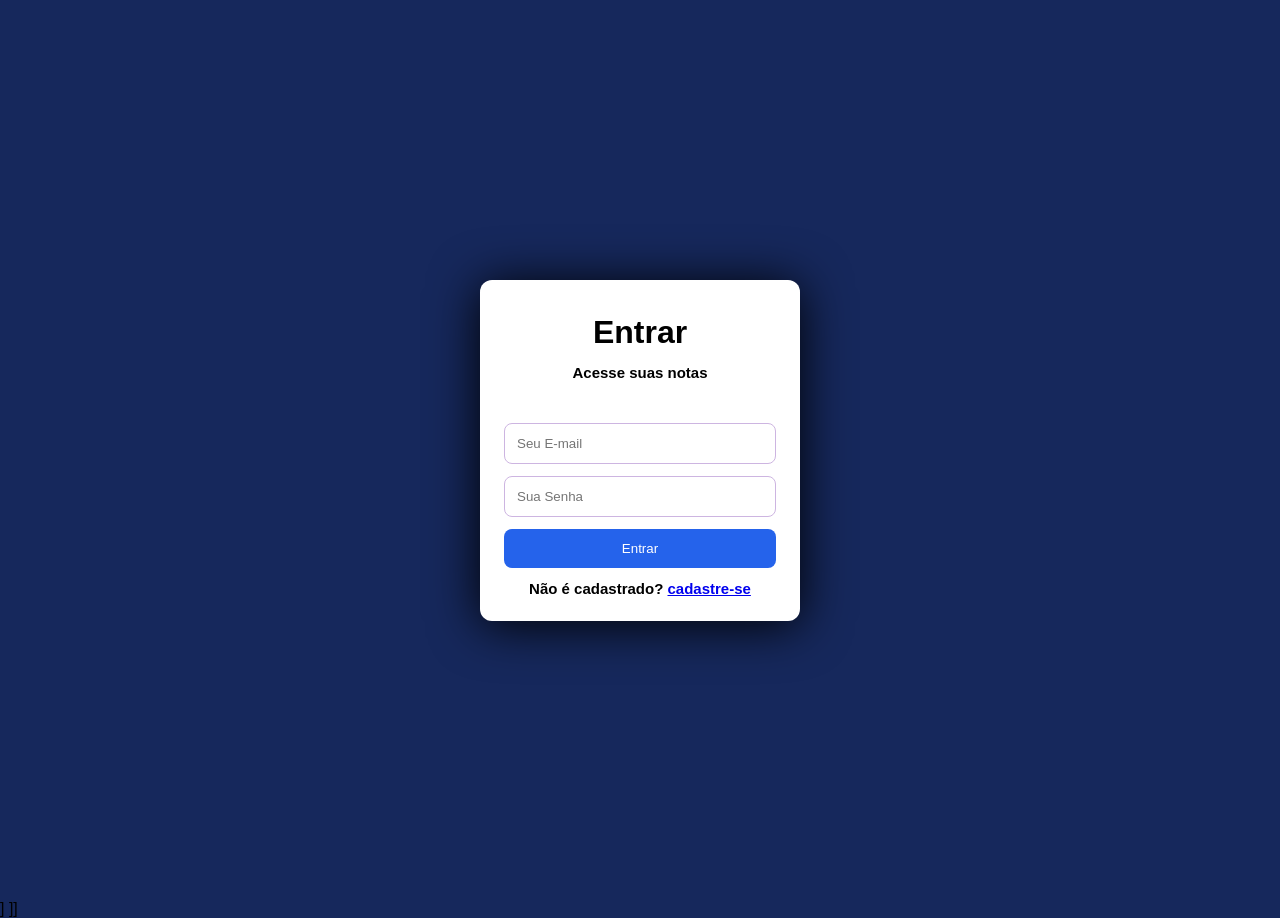
<file: index.html>
<!DOCTYPE html>
<html lang="pt-br">
<head>
    <meta charset="UTF-8">
    <meta name="viewport" content="width=device-width, initial-scale=1.0">
    <link rel="stylesheet" href="./Style/Home.css">
    <title>Login</title>
</head>
<body>
    <div class="container">
        <form id="loginform" class="login-box">
            <h1>Entrar</h1>
            <h2>Acesse suas notas</h2>
            <p id="error" class="error"></p>

            <input type="email" id="email" placeholder="Seu E-mail">
            <input type="password" id="senha" placeholder="Sua Senha">

            <button type="submit">Entrar</button>
            <h2>Não é cadastrado? <a href="cadastro.html">cadastre-se</a></h2>
        </form>
    </div>
    
    <script src="Js/script.js"></script>
</body>
</html>
]

]]
</file>
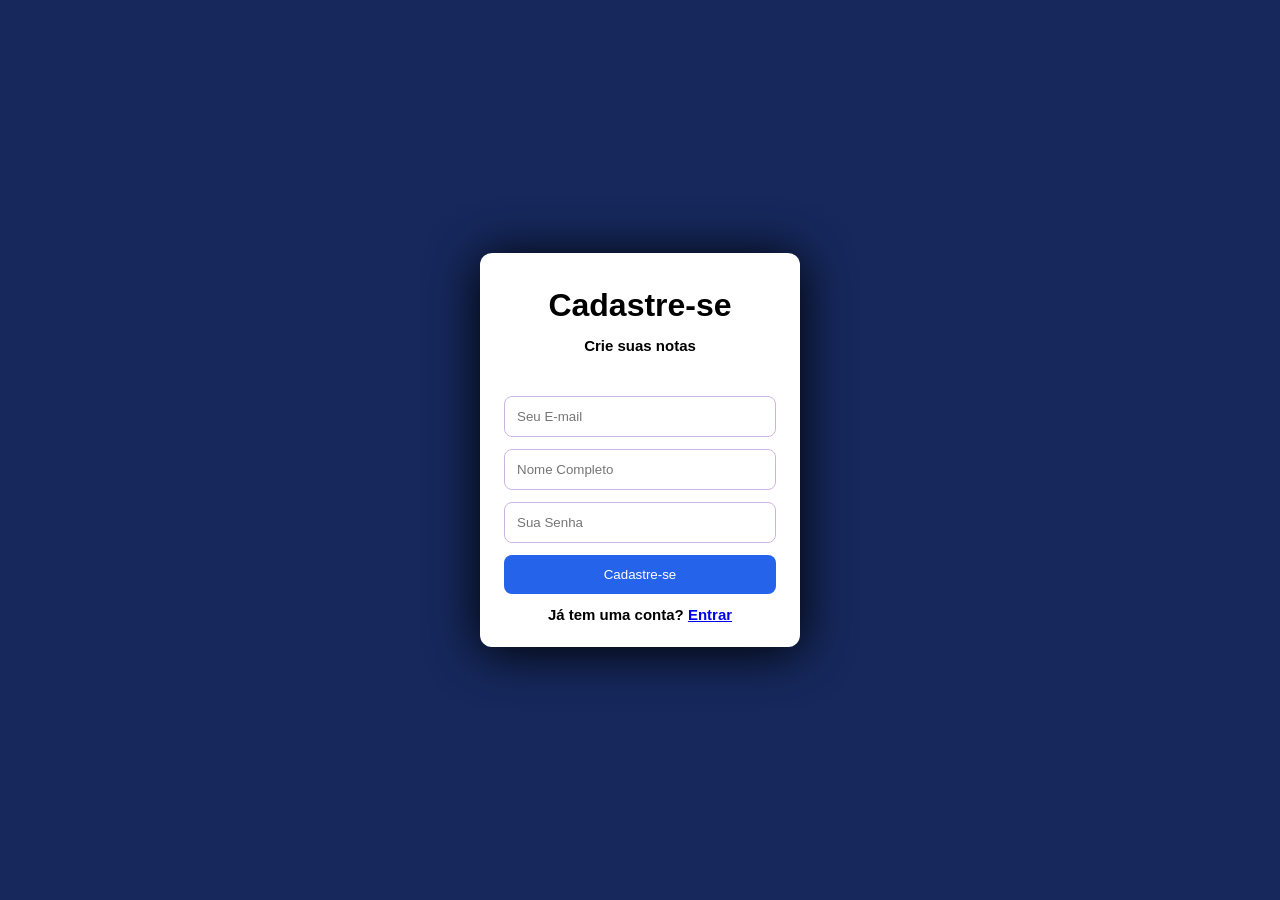
<file: cadastro.html>
<!DOCTYPE html>
<html lang="pt-br">
<head>
    <meta charset="UTF-8">
    <meta name="viewport" content="width=device-width, initial-scale=1.0">
    <link rel="stylesheet" href="./Style/Home.css">
    <link rel="stylesheet" href="Js/cadastro.js">
    <title>Cadastre-se</title>
</head>
<body>
    <div class="container">
        <form id="formCadastro" class="login-box">
            <h1>Cadastre-se</h1>
            <h2>Crie suas notas</h2>
            <p id="erroCadastro" class="error"></p>

            <input type="email" id="email" placeholder="Seu E-mail">
            <input type="text" id="nome" placeholder="Nome Completo">
            <input type="password" id="senha" placeholder="Sua Senha">

            <button type="submit">Cadastre-se</button>
            <h2>Já tem uma conta? <a href="index.html">Entrar</a></h2>

        </form>
    </div>
    
    <script src="Js/cadastro.js"></script>
</body>
</html>
</file>
<file: Style/Home.css>
/*index.html*/
* {
    box-sizing: border-box;
}

body {
    margin: 0;
    font-family: Arial, sans-serif;
    background-color: #16285c;
}

.container {
    height: 100vh;
    display: flex;
    justify-content: center;
    align-items: center;
}

.login-box {
    width: 320px;
    background: rgb(255, 255, 255);
    padding: 24px;
    border-radius: 12px;
    box-shadow: 0 4px 50px rgb(2, 2, 2);
    display: flex;
    flex-direction: column;
    gap: 12px;
}

.login-box h1 {
    margin: 10px 10px 1px;
    text-align: center;
}

.login-box h2 {
    margin: 0;
    font-size: 15px;
    text-align: center;
}

.login-box input {
    padding: 12px;
    border: 1px solid #cdb5e1;
    border-radius: 8px;
}

.login-box button {
    padding: 12px;
    border: none;
    border-radius: 8px;
    background: #2563eb;
    color: white;
    cursor: pointer;
}

.login-box button:hover {
    background: #1d4ed8;
}

.error {
    min-height: 18px;
    margin: 0;
    color: #dc2626;
    font-size: 14px;
}

/*notas.html*/
</file>
